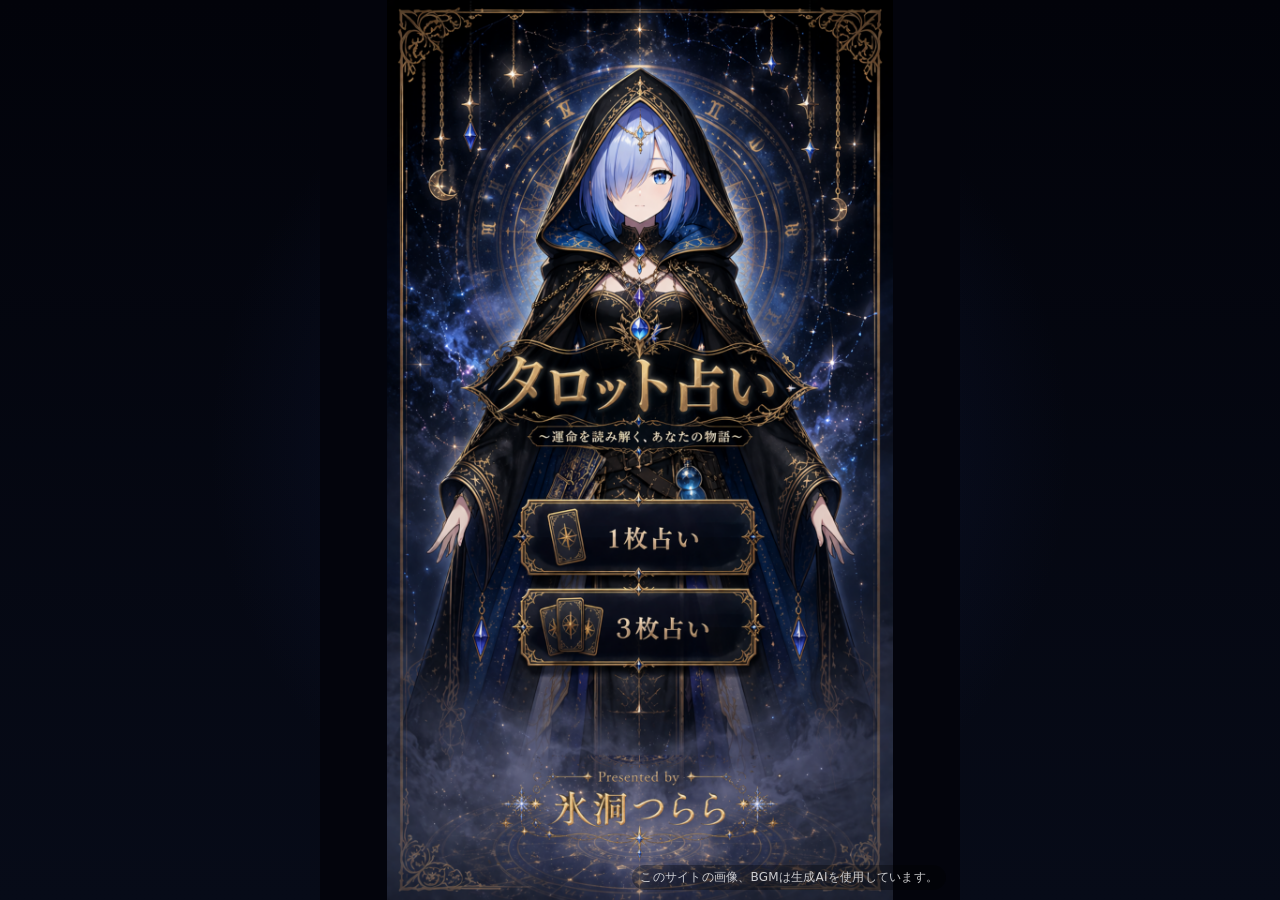
<file: index.html>
<!DOCTYPE html>
<html lang="ja">
<head>
  <meta charset="UTF-8" />
  <meta name="viewport" content="width=device-width, initial-scale=1.0" />
  <title>タロット占い</title>
  <link rel="stylesheet" href="./style.css" />
</head>
<body>
  <main class="app">
    <section class="screen title-screen">
      <img
        id="titleImage"
        src="./assets/ui/title.png"
        alt="タロット占い"
        class="title-image"
      />

      <button
        id="oneCardButton"
        class="hotspot hotspot-one"
        type="button"
        aria-label="1枚占いを始める"
      >
        1枚占い
      </button>

      <button
        id="threeCardButton"
        class="hotspot hotspot-three"
        type="button"
        aria-label="3枚占いを始める"
      >
        3枚占い
      </button>

      <div class="ai-usage-note">
        このサイトの画像、BGMは生成AIを使用しています。
      </div>
    </section>
  </main>

  <script>
    const titleImage = document.getElementById("titleImage");
    const oneCardButton = document.getElementById("oneCardButton");
    const threeCardButton = document.getElementById("threeCardButton");

    const titleBgm = new Audio("./assets/audio/title_bgm.mp3");
    titleBgm.loop = true;
    titleBgm.volume = 0.35;

    const transitionSound = new Audio("./assets/audio/button_click.mp3");
    transitionSound.volume = 0.8;

    let isMoving = false;

    function startTitleBgm() {
      titleBgm.play().catch(() => {});
    }

    function playTransitionSound() {
      transitionSound.currentTime = 0;
      transitionSound.play().catch(() => {});
    }

    function glowAndMove(url) {
      if (isMoving) return;
      isMoving = true;

      startTitleBgm();
      playTransitionSound();

      sessionStorage.setItem("startMysticBgm", "true");

      titleImage.src = "./assets/ui/title_glow.png";
      document.body.classList.add("is-transitioning");

      setTimeout(() => {
        window.location.href = url;
      }, 2500);
    }

    oneCardButton.addEventListener("click", () => {
      glowAndMove("./one.html");
    });

    threeCardButton.addEventListener("click", () => {
      if (isMoving) return;
      isMoving = true;

      startTitleBgm();
      playTransitionSound();

      titleImage.src = "./assets/ui/title_glow.png";
      document.body.classList.add("is-transitioning");

      setTimeout(() => {
        sessionStorage.setItem("startMysticBgm", "true");
        window.location.href = "./three.html";
      }, 2500);
    });

    document.addEventListener("click", startTitleBgm, { once: true });
  </script>
</body>
</html>
</file>
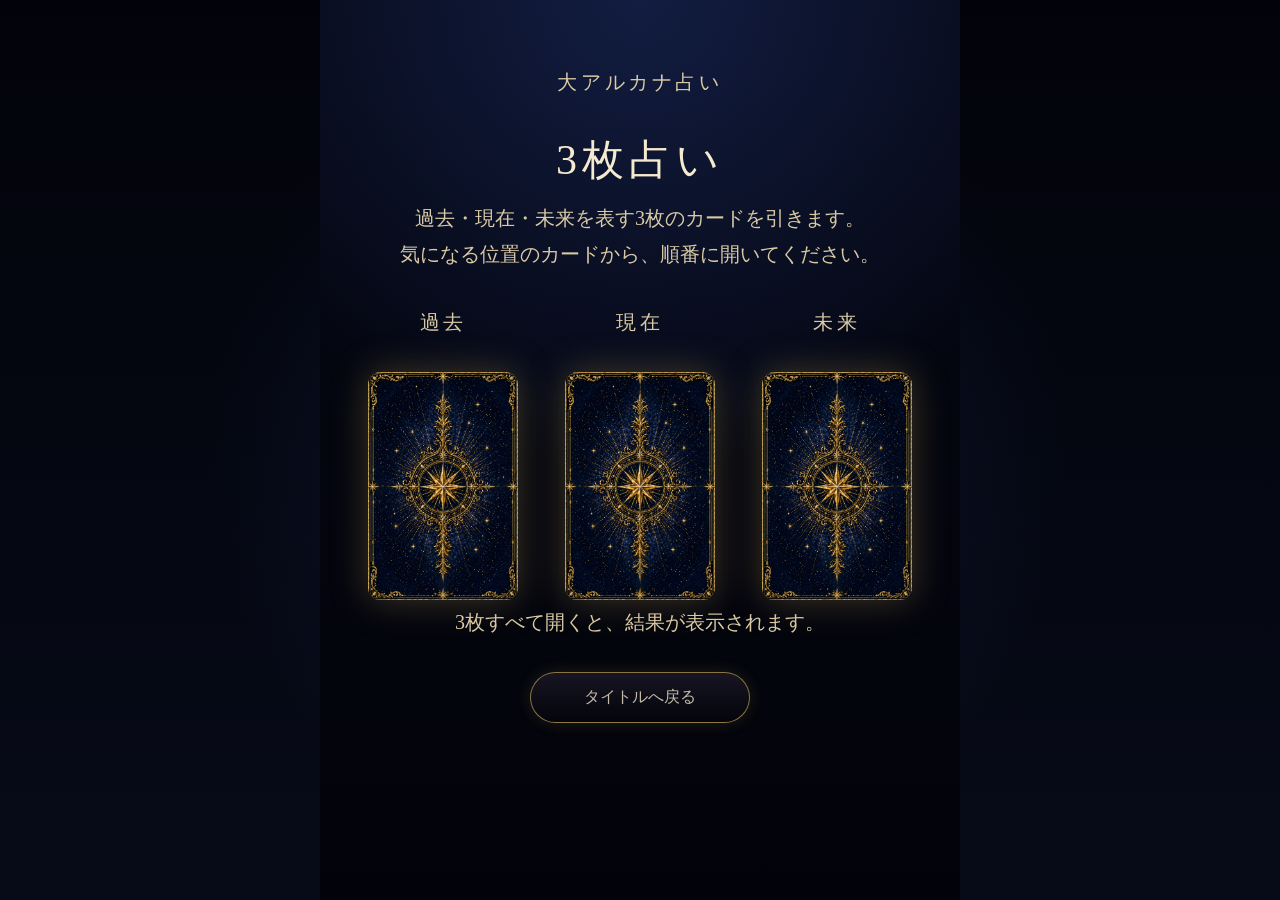
<file: three.html>
<!DOCTYPE html>
<html lang="ja">
<head>
  <meta charset="UTF-8" />
  <meta name="viewport" content="width=device-width, initial-scale=1.0" />
  <title>3枚占い | タロット占い</title>
  <link rel="stylesheet" href="./style.css" />
  <style>
    .three-result-summary {
      position: relative;
      margin: 18px auto 30px;
      padding: 22px 16px 20px;
      max-width: 760px;
      border: 1px solid rgba(214, 176, 93, 0.42);
      border-radius: 26px;
      background:
        radial-gradient(circle at 50% 0%, rgba(255, 232, 156, 0.22), transparent 38%),
        linear-gradient(180deg, rgba(25, 20, 42, 0.9), rgba(7, 8, 22, 0.88));
      box-shadow:
        0 0 34px rgba(214, 176, 93, 0.18),
        inset 0 0 24px rgba(255, 255, 255, 0.045);
      overflow: hidden;
    }

    .three-result-summary::before,
    .three-result-summary::after {
      content: "✦";
      position: absolute;
      color: rgba(255, 235, 170, 0.28);
      font-size: 54px;
      line-height: 1;
      pointer-events: none;
    }

    .three-result-summary::before {
      top: 12px;
      left: 18px;
    }

    .three-result-summary::after {
      right: 18px;
      bottom: 10px;
      transform: rotate(180deg);
    }

    .three-score-box {
      position: relative;
      z-index: 1;
      margin: 0 auto 18px;
      padding: 18px 20px;
      max-width: 460px;
      border: 1px solid rgba(214, 176, 93, 0.82);
      border-radius: 22px;
      background:
        radial-gradient(circle at center top, rgba(255, 239, 178, 0.16), transparent 54%),
        rgba(20, 14, 32, 0.78);
      box-shadow:
        0 0 24px rgba(214, 176, 93, 0.24),
        inset 0 0 16px rgba(255, 255, 255, 0.04);
      text-align: center;
    }

    .three-score-label {
      margin: 0 0 8px;
      color: #d9b96f;
      font-size: 0.98rem;
      letter-spacing: 0.16em;
    }

    .three-score-value {
      margin: 0;
      color: #fff4c8;
      font-size: clamp(3.4rem, 13vw, 5.5rem);
      font-weight: 700;
      line-height: 0.98;
      text-shadow: 0 0 18px rgba(255, 224, 140, 0.34);
    }

    .three-score-unit {
      font-size: clamp(1.25rem, 5vw, 2rem);
      margin-left: 4px;
    }

    .three-overall-comment-box {
      position: relative;
      z-index: 1;
      margin: 0 auto;
      padding: 18px 20px 20px;
      max-width: 680px;
      border: 1px solid rgba(214, 176, 93, 0.58);
      border-radius: 20px;
      background: rgba(255, 255, 255, 0.06);
      box-shadow: 0 0 18px rgba(214, 176, 93, 0.13);
      color: #fff4c8;
      line-height: 1.9;
      text-align: left;
    }

    .three-overall-comment-title {
      margin: 0 0 10px;
      color: #d9b96f;
      font-size: 0.95rem;
      letter-spacing: 0.12em;
      text-align: center;
    }

    .three-overall-comment-text {
      margin: 0;
      font-size: clamp(0.98rem, 3.8vw, 1.08rem);
    }

    .result-fade-in {
      opacity: 0;
      transform: translateY(14px);
      animation: resultFadeIn 0.7s ease forwards;
    }

    @keyframes resultFadeIn {
      to {
        opacity: 1;
        transform: translateY(0);
      }
    }

    .share-result-card {
      position: relative;
      margin: 18px auto 26px;
      padding: 22px 18px 20px;
      width: min(100%, 760px);
      border: 1px solid rgba(214, 176, 93, 0.62);
      border-radius: 28px;
      background:
        radial-gradient(circle at 50% 0%, rgba(255, 232, 156, 0.24), transparent 36%),
        radial-gradient(circle at 12% 18%, rgba(92, 132, 220, 0.18), transparent 34%),
        linear-gradient(180deg, rgba(23, 18, 43, 0.96), rgba(5, 6, 18, 0.94));
      box-shadow:
        0 0 34px rgba(214, 176, 93, 0.2),
        inset 0 0 24px rgba(255, 255, 255, 0.045);
      overflow: hidden;
      text-align: center;
    }

    .share-result-card::before,
    .share-result-card::after {
      content: "✦";
      position: absolute;
      color: rgba(255, 235, 170, 0.22);
      font-size: 56px;
      line-height: 1;
      pointer-events: none;
    }

    .share-result-card::before {
      top: 14px;
      left: 18px;
    }

    .share-result-card::after {
      right: 18px;
      bottom: 14px;
      transform: rotate(180deg);
    }

    .share-card-brand,
    .share-card-score,
    .share-card-mini-list,
    .share-card-comment {
      position: relative;
      z-index: 1;
    }

    .share-card-brand {
      margin: 0 0 14px;
      color: #d9b96f;
      font-size: clamp(0.98rem, 3.8vw, 1.15rem);
      letter-spacing: 0.12em;
    }

    .share-card-score {
      display: inline-flex;
      align-items: flex-end;
      justify-content: center;
      gap: 8px;
      margin: 0 auto 18px;
      padding: 12px 24px 14px;
      min-width: 180px;
      border: 1px solid rgba(214, 176, 93, 0.78);
      border-radius: 999px;
      background: rgba(20, 14, 32, 0.72);
      box-shadow: 0 0 22px rgba(214, 176, 93, 0.22);
    }

    .share-card-score-label {
      color: #d9b96f;
      font-size: 0.9rem;
      letter-spacing: 0.08em;
      padding-bottom: 0.42em;
    }

    .share-card-score-value {
      color: #fff4c8;
      font-size: clamp(3.2rem, 12vw, 5rem);
      font-weight: 700;
      line-height: 0.9;
      text-shadow: 0 0 18px rgba(255, 224, 140, 0.34);
    }

    .share-card-score-unit {
      color: #fff4c8;
      font-size: clamp(1.1rem, 4vw, 1.55rem);
      padding-bottom: 0.32em;
    }

    .share-card-mini-list {
      display: grid;
      grid-template-columns: repeat(3, minmax(0, 1fr));
      gap: 10px;
      margin: 0 auto 18px;
      max-width: 560px;
    }

    .share-card-mini-item {
      padding: 10px 8px 12px;
      border: 1px solid rgba(214, 176, 93, 0.34);
      border-radius: 16px;
      background: rgba(255, 255, 255, 0.055);
      box-shadow: inset 0 0 14px rgba(255, 255, 255, 0.03);
      min-width: 0;
    }

    .share-card-mini-position {
      margin: 0 0 7px;
      color: #d9c17d;
      font-size: clamp(0.78rem, 3.2vw, 0.92rem);
      letter-spacing: 0.12em;
    }

    .share-card-mini-image {
      display: block;
      width: min(100%, 86px);
      margin: 0 auto 8px;
      border-radius: 8px;
      filter: drop-shadow(0 0 12px rgba(214, 179, 89, 0.22));
    }

    .share-card-mini-name {
      margin: 0;
      color: #f8efd4;
      font-size: clamp(0.72rem, 2.8vw, 0.9rem);
      line-height: 1.35;
      word-break: keep-all;
    }

    .share-card-mini-orientation {
      margin: 4px 0 0;
      color: rgba(248, 239, 212, 0.78);
      font-size: 0.76rem;
    }

    .share-card-comment {
      margin: 0 auto;
      max-width: 620px;
      padding: 14px 16px;
      border: 1px solid rgba(214, 176, 93, 0.42);
      border-radius: 18px;
      background: rgba(255, 255, 255, 0.06);
      color: #fff4c8;
      font-size: clamp(0.95rem, 3.7vw, 1.06rem);
      line-height: 1.75;
      text-align: left;
    }

    .detail-result-title {
      margin: 28px 0 0;
      color: #d9b96f;
      font-size: 0.95rem;
      letter-spacing: 0.16em;
      text-align: center;
    }

    @media (max-width: 520px) {
      .share-result-card {
        padding: 20px 12px 18px;
        border-radius: 24px;
      }

      .share-card-mini-list {
        gap: 7px;
      }

      .share-card-mini-item {
        padding: 8px 5px 10px;
        border-radius: 14px;
      }

      .share-card-mini-image {
        width: min(100%, 68px);
      }
    }

  </style>
</head>
<body>
  <main class="app">
    <section id="threeDrawScreen" class="screen draw-screen three-draw-screen">
      <div class="one-page-header">
        <p class="small-title">大アルカナ占い</p>
        <h1>3枚占い</h1>
        <p>
          過去・現在・未来を表す3枚のカードを引きます。<br />
          気になる位置のカードから、順番に開いてください。
        </p>
      </div>

      <div class="three-card-board">
        <div class="three-card-slot">
          <p class="three-position-label">過去</p>
          <div class="three-card-button" role="button" tabindex="0" data-position="past" aria-label="過去のカードを引く">
            <div class="three-flip-card">
              <div class="three-flip-card-inner">
                <div class="three-flip-card-face three-flip-card-front">
                  <img src="./assets/cards/card_back.png" alt="カード裏面" />
                </div>
                <div class="three-flip-card-face three-flip-card-back">
                  <img src="./assets/cards/card_back.png" alt="" class="three-open-card-image" />
                </div>
              </div>
            </div>
          </div>
        </div>

        <div class="three-card-slot">
          <p class="three-position-label">現在</p>
          <div class="three-card-button" role="button" tabindex="0" data-position="present" aria-label="現在のカードを引く">
            <div class="three-flip-card">
              <div class="three-flip-card-inner">
                <div class="three-flip-card-face three-flip-card-front">
                  <img src="./assets/cards/card_back.png" alt="カード裏面" />
                </div>
                <div class="three-flip-card-face three-flip-card-back">
                  <img src="./assets/cards/card_back.png" alt="" class="three-open-card-image" />
                </div>
              </div>
            </div>
          </div>
        </div>

        <div class="three-card-slot">
          <p class="three-position-label">未来</p>
          <div class="three-card-button" role="button" tabindex="0" data-position="future" aria-label="未来のカードを引く">
            <div class="three-flip-card">
              <div class="three-flip-card-inner">
                <div class="three-flip-card-face three-flip-card-front">
                  <img src="./assets/cards/card_back.png" alt="カード裏面" />
                </div>
                <div class="three-flip-card-face three-flip-card-back">
                  <img src="./assets/cards/card_back.png" alt="" class="three-open-card-image" />
                </div>
              </div>
            </div>
          </div>
        </div>
      </div>

      <p id="threeDrawHint" class="three-draw-hint">3枚すべて開くと、結果が表示されます。</p>

      <button id="threeBackToTitleButton" class="sub-button" type="button">
        タイトルへ戻る
      </button>
    </section>

    <section id="threeResultScreen" class="screen result-screen three-result-screen hidden">
      <p class="result-label">3枚占いの結果</p>

      <div id="threeResultList" class="three-result-list"></div>
      <div id="toastMessage" class="toast-message" aria-live="polite"></div>

      <button id="threeAgainButton" class="main-button" type="button">
        もう一度占う
      </button>

      <button id="threeResultBackButton" class="sub-button" type="button">
        タイトルへ戻る
      </button>
    </section>
  </main>

  <script>
    let cards = [];
    let cardsLoaded = false;
    let availableDeck = [];
    const drawn = {
      past: null,
      present: null,
      future: null
    };

    const mysticBgm = new Audio("./assets/audio/mystic_bgm.mp3");
    mysticBgm.loop = true;
    mysticBgm.volume = 0.35;

    const cardFlipSound = new Audio("./assets/audio/card_flip.mp3");
    cardFlipSound.volume = 0.85;

    const threeDrawScreen = document.getElementById("threeDrawScreen");
    const threeResultScreen = document.getElementById("threeResultScreen");
    const threeResultList = document.getElementById("threeResultList");

    const threeCardButtons = Array.from(document.querySelectorAll(".three-card-button"));
    const threeBackToTitleButton = document.getElementById("threeBackToTitleButton");
    const threeAgainButton = document.getElementById("threeAgainButton");
    const threeSaveImageButton = document.getElementById("threeSaveImageButton");
    const threeCopyImageButton = document.getElementById("threeCopyImageButton");
    const toastMessage = document.getElementById("toastMessage");
    const threeResultBackButton = document.getElementById("threeResultBackButton");

    const positionMeta = {
      past: {
        label: "過去",
        icon: "./assets/icons/icon_past.png"
      },
      present: {
        label: "現在",
        icon: "./assets/icons/icon_present.png"
      },
      future: {
        label: "未来",
        icon: "./assets/icons/icon_future.png"
      }
    };

    const scoreTable = {
      0: { up: [70, 76, 82], rev: [45, 42, 58] },
      1: { up: [75, 84, 88], rev: [48, 44, 66] },
      2: { up: [68, 72, 78], rev: [46, 43, 62] },
      3: { up: [82, 88, 90], rev: [50, 47, 68] },
      4: { up: [74, 78, 84], rev: [45, 42, 63] },
      5: { up: [72, 76, 80], rev: [48, 45, 64] },
      6: { up: [76, 82, 86], rev: [44, 42, 66] },
      7: { up: [76, 84, 88], rev: [43, 40, 62] },
      8: { up: [74, 78, 84], rev: [46, 44, 66] },
      9: { up: [66, 68, 75], rev: [42, 39, 60] },
      10: { up: [72, 80, 82], rev: [44, 42, 64] },
      11: { up: [70, 72, 78], rev: [43, 40, 62] },
      12: { up: [55, 52, 68], rev: [38, 36, 58] },
      13: { up: [52, 50, 72], rev: [36, 34, 62] },
      14: { up: [78, 84, 86], rev: [44, 42, 66] },
      15: { up: [38, 35, 56], rev: [30, 28, 54] },
      16: { up: [32, 28, 50], rev: [34, 32, 48] },
      17: { up: [76, 82, 88], rev: [44, 42, 66] },
      18: { up: [42, 38, 58], rev: [34, 32, 56] },
      19: { up: [88, 94, 96], rev: [50, 48, 70] },
      20: { up: [72, 80, 86], rev: [44, 42, 64] },
      21: { up: [86, 90, 94], rev: [46, 44, 72] }
    };

    const flowTable = {
      0: { up: "growth", rev: "warning" },
      1: { up: "growth", rev: "blocked" },
      2: { up: "stable", rev: "confusion" },
      3: { up: "positive", rev: "blocked" },
      4: { up: "stable", rev: "warning" },
      5: { up: "stable", rev: "confusion" },
      6: { up: "growth", rev: "confusion" },
      7: { up: "growth", rev: "blocked" },
      8: { up: "growth", rev: "blocked" },
      9: { up: "stable", rev: "blocked" },
      10: { up: "change", rev: "blocked" },
      11: { up: "stable", rev: "warning" },
      12: { up: "blocked", rev: "blocked" },
      13: { up: "change", rev: "blocked" },
      14: { up: "stable", rev: "blocked" },
      15: { up: "warning", rev: "blocked" },
      16: { up: "change", rev: "blocked" },
      17: { up: "hope", rev: "confusion" },
      18: { up: "confusion", rev: "confusion" },
      19: { up: "positive", rev: "blocked" },
      20: { up: "growth", rev: "blocked" },
      21: { up: "positive", rev: "blocked" }
    };

    const flowComments = {
      positive: "全体的に明るい流れです。これまでの積み重ねが、前向きな結果につながっていきそうです。今の方向性を信じて進んでよさそうです。",
      stable: "大きく崩れる流れではなさそうです。焦って変えようとするより、今あるものを丁寧に整えることで、良い結果につながりそうです。",
      growth: "成長や前進の流れがあります。少し勇気を出して動くことで、状況が広がっていきそうです。小さな一歩を大切にしてみてください。",
      change: "変化の流れが強く出ています。今までのやり方にこだわりすぎず、流れに合わせて選び直すことが大切になりそうです。",
      warning: "少し注意が必要です。焦って決めるより、状況をよく見てから動くほうがよさそうです。無理をしすぎないことがポイントです。",
      confusion: "迷いや不安が出やすい流れです。すぐに答えを出そうとせず、気持ちを整理する時間を持つとよさそうです。",
      blocked: "今は少し停滞しやすい流れです。無理に進めるより、原因を見直すことが大切です。整えることで次の流れが見えてきそうです。",
      hope: "希望のある流れです。すぐに結果が出なくても、前向きな兆しは見えています。あきらめずに続けることで道が開けそうです。"
    };

    const positionScoreIndex = {
      past: 0,
      present: 1,
      future: 2
    };

    function getCardScore(item, position) {
      const cardNumber = Number(item.card.id);
      const data = scoreTable[cardNumber];

      if (!data) return 0;

      const scoreList = item.reversed ? data.rev : data.up;
      return scoreList[positionScoreIndex[position]];
    }

    function getTotalScore() {
      const pastScore = getCardScore(drawn.past, "past");
      const presentScore = getCardScore(drawn.present, "present");
      const futureScore = getCardScore(drawn.future, "future");

      return Math.round(
        pastScore * 0.2 +
        presentScore * 0.4 +
        futureScore * 0.4
      );
    }

    function getFlowType(item) {
      const cardNumber = Number(item.card.id);
      const data = flowTable[cardNumber];

      if (!data) return "stable";

      return item.reversed ? data.rev : data.up;
    }

    function getOverallComment() {
      const futureFlow = getFlowType(drawn.future);
      return flowComments[futureFlow] || flowComments.stable;
    }

    function startMysticBgm() {
      mysticBgm.play().catch(() => {});
    }

    function playCardFlipSound() {
      cardFlipSound.currentTime = 0;
      cardFlipSound.play().catch(() => {});
    }

    window.addEventListener("DOMContentLoaded", () => {
      const shouldStartBgm = sessionStorage.getItem("startMysticBgm");

      if (shouldStartBgm === "true") {
        sessionStorage.removeItem("startMysticBgm");
        mysticBgm.play().catch(() => {});
      }
    });

    document.addEventListener("click", startMysticBgm, { once: true });

    async function loadCards() {
      try {
        const response = await fetch("./cards.json");

        if (!response.ok) {
          throw new Error("cards.json を読み込めませんでした。");
        }

        cards = await response.json();
        cardsLoaded = true;
        resetDeck();
      } catch (error) {
        console.error(error);
        alert("カードデータの読み込みに失敗しました。cards.json の配置を確認してください。");
      }
    }

    function resetDeck() {
      availableDeck = [...cards];
    }

    function drawCardFromDeck() {
      const index = Math.floor(Math.random() * availableDeck.length);
      const card = availableDeck.splice(index, 1)[0];
      const reversed = Math.random() < 0.5;

      return {
        card,
        reversed
      };
    }

    function openThreeCard(button) {
      if (!cardsLoaded || !availableDeck.length) {
        alert("カードデータを読み込み中です。少し待ってからもう一度押してください。");
        return;
      }

      const position = button.dataset.position;

      if (drawn[position]) return;

      startMysticBgm();
      button.classList.add("is-shuffling");

      setTimeout(() => {
        const result = drawCardFromDeck();
        drawn[position] = result;

        const cardImage = button.querySelector(".three-open-card-image");
        const flipCard = button.querySelector(".three-flip-card");

        const imagePath = `./assets/cards/${result.card.image}`;

        cardImage.src = imagePath;
        cardImage.alt = `${positionMeta[position].label} ${result.card.name_ja} / ${result.card.name_en}`;
        cardImage.classList.toggle("is-reversed-image", result.reversed);

        button.classList.remove("is-shuffling");
        playCardFlipSound();
        flipCard.classList.add("is-flipped");
        button.classList.add("is-opened");

        if (drawn.past && drawn.present && drawn.future) {
          setTimeout(() => {
            showThreeResult();
          }, 1200);
        }
      }, 850);
    }

    function showThreeResult() {
      renderThreeResult();

      threeDrawScreen.classList.add("hidden");
      threeResultScreen.classList.remove("hidden");
      window.scrollTo({ top: 0, behavior: "smooth" });
    }

    function renderThreeResult() {
      const order = ["past", "present", "future"];
      const totalScore = getTotalScore();
      const overallComment = getOverallComment();

      const shareCardItemsHtml = order.map((position) => {
        const item = drawn[position];
        const card = item.card;
        const orientationLabel = item.reversed ? "逆位置" : "正位置";
        const imageClass = item.reversed ? "share-card-mini-image is-reversed-image" : "share-card-mini-image";

        return `
          <div class="share-card-mini-item">
            <p class="share-card-mini-position">${positionMeta[position].label}</p>
            <img src="./assets/cards/${card.image}" alt="${card.name_ja} / ${card.name_en}" class="${imageClass}" />
            <p class="share-card-mini-name">${card.name_en}</p>
            <p class="share-card-mini-orientation">${orientationLabel}</p>
          </div>
        `;
      }).join("");

      const scoreHtml = `
        <div id="threeShareResultCard" class="share-result-card result-fade-in" style="animation-delay: 0.05s;">
          <div class="share-card-score" aria-label="総合運 ${totalScore}点">
            <span class="share-card-score-label">総合運</span>
            <span class="share-card-score-value">${totalScore}</span>
            <span class="share-card-score-unit">点</span>
          </div>
          <div class="share-card-mini-list">
            ${shareCardItemsHtml}
          </div>
          <p class="share-card-comment">${escapeHtml(overallComment)}</p>
        </div>
        <div class="result-action-buttons share-tools-inline result-fade-in" style="animation-delay: 0.12s;">
          <button id="threeSaveImageButton" class="result-action-button" type="button" onclick="saveThreeResultImage()">
            画像として保存
          </button>
          <button id="threeCopyImageButton" class="result-action-button" type="button" onclick="copyThreeResultImage()">
            画像をコピー
          </button>
          <button class="share-button" type="button" onclick="shareThreeCardsToX()">Xに投稿</button>
        </div>
        <p class="share-help-text result-fade-in" style="animation-delay: 0.13s;">画像付きで投稿したい場合は、先に画像を保存またはコピーしてからXに添付してください。</p>
        <p class="detail-result-title result-fade-in" style="animation-delay: 0.14s;">カード別メッセージ</p>
      `;

      const cardHtml = order.map((position, index) => {
        const item = drawn[position];
        const card = item.card;
        const orientationKey = item.reversed ? "reversed" : "upright";
        const orientationLabel = item.reversed ? "逆位置" : "正位置";
        const keywords = item.reversed && card.keywords_reversed
          ? card.keywords_reversed
          : card.keywords;
        const message = card.three_card?.[position]?.[orientationKey] || card.messages?.general || card.message_daily;
        const imageClass = item.reversed ? "three-result-card-image is-reversed-image" : "three-result-card-image";

        return `
          <section class="three-result-card result-fade-in" style="animation-delay: ${0.18 + index * 0.12}s;">
            <div class="three-result-heading">
              <img src="${positionMeta[position].icon}" alt="" class="three-position-icon" />
              <div>
                <p class="three-result-position">${positionMeta[position].label}</p>
                <p class="three-result-orientation">${orientationLabel}</p>
              </div>
            </div>

            <div class="three-result-body">
              <img
                src="./assets/cards/${card.image}"
                alt="${card.name_ja} / ${card.name_en}"
                class="${imageClass}"
              />

              <div class="three-result-text">
                <p class="result-card-number three-number">${card.number}</p>
                <h2 class="result-card-title three-title">${card.name_en} / ${card.name_ja}</h2>
                <p class="keywords">${keywords.join("・")}</p>
                <p class="three-message">${escapeHtml(message).replace(/\n/g, "<br>")}</p>
              </div>
            </div>
          </section>
        `;
      }).join("");

      threeResultList.innerHTML = scoreHtml + cardHtml;
    }

    function getShareUrl() {
      return window.location.origin + window.location.pathname.replace(/\/[^/]*$/, "/");
    }


    function showToast(message) {
      if (!toastMessage) {
        alert(message);
        return;
      }
      toastMessage.textContent = message;
      toastMessage.classList.add("is-visible");
      clearTimeout(showToast.timer);
      showToast.timer = setTimeout(() => {
        toastMessage.classList.remove("is-visible");
      }, 1800);
    }

    function loadImageForCanvas(src) {
      return new Promise((resolve, reject) => {
        const img = new Image();
        img.crossOrigin = "anonymous";
        img.onload = () => resolve(img);
        img.onerror = reject;
        img.src = src;
      });
    }

    function drawRoundRect(ctx, x, y, w, h, r) {
      const radius = Math.min(r, w / 2, h / 2);
      ctx.beginPath();
      ctx.moveTo(x + radius, y);
      ctx.lineTo(x + w - radius, y);
      ctx.quadraticCurveTo(x + w, y, x + w, y + radius);
      ctx.lineTo(x + w, y + h - radius);
      ctx.quadraticCurveTo(x + w, y + h, x + w - radius, y + h);
      ctx.lineTo(x + radius, y + h);
      ctx.quadraticCurveTo(x, y + h, x, y + h - radius);
      ctx.lineTo(x, y + radius);
      ctx.quadraticCurveTo(x, y, x + radius, y);
      ctx.closePath();
    }

    const canvasFontFamily = '"Noto Serif JP", "Yu Mincho", "Hiragino Mincho ProN", "Times New Roman", serif';

    function setCanvasFont(ctx, size, weight = "400") {
      ctx.font = `${weight} ${size}px ${canvasFontFamily}`;
    }

    function fitCanvasFont(ctx, text, maxWidth, startSize, minSize = 18, weight = "400") {
      let size = startSize;
      const safeText = String(text || "");
      while (size > minSize) {
        setCanvasFont(ctx, size, weight);
        if (ctx.measureText(safeText).width <= maxWidth) break;
        size -= 2;
      }
      return size;
    }

    function fillTextFit(ctx, text, x, y, maxWidth, startSize, minSize = 18, weight = "400") {
      fitCanvasFont(ctx, text, maxWidth, startSize, minSize, weight);
      ctx.fillText(String(text || ""), x, y);
    }

    function wrapCanvasText(ctx, text, x, y, maxWidth, lineHeight, maxLines = 3) {
      const chars = String(text || "").split("");
      const lines = [];
      let line = "";
      for (const ch of chars) {
        const test = line + ch;
        if (ctx.measureText(test).width > maxWidth && line) {
          lines.push(line);
          line = ch;
          if (lines.length >= maxLines - 1) break;
        } else {
          line = test;
        }
      }
      if (line) lines.push(line);
      lines.slice(0, maxLines).forEach((lineText, index) => {
        ctx.fillText(lineText, x, y + index * lineHeight);
      });
    }

    async function drawCardImage(ctx, item, x, y, w, h) {
      const img = await loadImageForCanvas(`./assets/cards/${item.card.image}`);
      ctx.save();
      ctx.shadowColor = "rgba(0, 0, 0, 0.5)";
      ctx.shadowBlur = 15;
      if (item.reversed) {
        ctx.translate(x + w / 2, y + h / 2);
        ctx.rotate(Math.PI);
        ctx.drawImage(img, -w / 2, -h / 2, w, h);
      } else {
        ctx.drawImage(img, x, y, w, h);
      }
      ctx.restore();
    }

    async function renderResultCardToCanvas() {
      if (!drawn.past || !drawn.present || !drawn.future) {
        throw new Error("占い結果がありません。");
      }

      if (document.fonts && document.fonts.ready) {
        await document.fonts.ready;
      }

      const canvas = document.createElement("canvas");
      canvas.width = 1080;
      canvas.height = 960;
      const ctx = canvas.getContext("2d");

      const bg = ctx.createLinearGradient(0, 0, canvas.width, canvas.height);
      bg.addColorStop(0, "#202044");
      bg.addColorStop(0.55, "#111225");
      bg.addColorStop(1, "#090b18");
      ctx.fillStyle = bg;
      ctx.fillRect(0, 0, canvas.width, canvas.height);

      drawRoundRect(ctx, 28, 28, canvas.width - 56, canvas.height - 56, 52);
      ctx.strokeStyle = "#b99945";
      ctx.lineWidth = 3;
      ctx.stroke();

      ctx.textAlign = "center";

      drawRoundRect(ctx, 345, 78, 390, 150, 70);
      ctx.fillStyle = "rgba(8, 10, 24, 0.58)";
      ctx.fill();
      ctx.strokeStyle = "#b99945";
      ctx.lineWidth = 2;
      ctx.stroke();

      ctx.fillStyle = "#d9bf70";
      setCanvasFont(ctx, 27);
      ctx.textAlign = "left";
      ctx.fillText("総合運", 405, 166);
      ctx.fillStyle = "#fff8d8";
      setCanvasFont(ctx, 78, "700");
      ctx.textAlign = "center";
      ctx.fillText(String(getTotalScore()), 540, 168);
      setCanvasFont(ctx, 32);
      ctx.fillText("点", 665, 168);

      const order = ["past", "present", "future"];
      const xs = [116, 407, 698];
      const y = 300;
      const cardW = 160;
      const cardH = 240;
      ctx.textAlign = "center";

      for (let i = 0; i < order.length; i++) {
        const position = order[i];
        const item = drawn[position];
        const boxX = xs[i] - 52;
        drawRoundRect(ctx, boxX, 255, 264, 360, 30);
        ctx.fillStyle = "rgba(255, 255, 255, 0.055)";
        ctx.fill();
        ctx.strokeStyle = "rgba(185, 153, 69, 0.62)";
        ctx.lineWidth = 2;
        ctx.stroke();

        ctx.fillStyle = "#d9bf70";
        setCanvasFont(ctx, 27);
        ctx.fillText(positionMeta[position].label, xs[i] + cardW / 2, 297);
        await drawCardImage(ctx, item, xs[i], y + 25, cardW, cardH);
        ctx.fillStyle = "#fff8d8";
        fillTextFit(ctx, item.card.name_en, xs[i] + cardW / 2, y + 300, 245, 24, 16);
        ctx.fillStyle = "#d8d1bd";
        setCanvasFont(ctx, 21);
        ctx.fillText(item.reversed ? "逆位置" : "正位置", xs[i] + cardW / 2, y + 340);
      }

      drawRoundRect(ctx, 70, 665, 940, 140, 30);
      ctx.fillStyle = "rgba(8, 10, 24, 0.58)";
      ctx.fill();
      ctx.strokeStyle = "rgba(185, 153, 69, 0.9)";
      ctx.lineWidth = 2;
      ctx.stroke();

      ctx.fillStyle = "#fff8d8";
      setCanvasFont(ctx, 28);
      ctx.textAlign = "left";
      wrapCanvasText(ctx, getOverallComment(), 105, 720, 870, 44, 3);

      return canvas;
    }

    async function saveThreeResultImage() {
      try {
        const canvas = await renderResultCardToCanvas();
        const link = document.createElement("a");
        link.download = "tsurara-tarot-three-result.png";
        link.href = canvas.toDataURL("image/png");
        link.click();
        showToast("画像を保存しました");
      } catch (error) {
        console.error(error);
        showToast("画像保存に失敗しました");
      }
    }

    async function copyThreeResultImage() {
      try {
        if (!navigator.clipboard || typeof ClipboardItem === "undefined") {
          showToast("このブラウザは画像コピーに対応していません");
          return;
        }

        const canvas = await renderResultCardToCanvas();
        canvas.toBlob(async (blob) => {
          if (!blob) {
            showToast("画像コピーに失敗しました");
            return;
          }
          await navigator.clipboard.write([
            new ClipboardItem({ "image/png": blob })
          ]);
          showToast("画像をコピーしました");
        }, "image/png");
      } catch (error) {
        console.error(error);
        showToast("画像コピーに失敗しました");
      }
    }

    function getThreeResultShareText() {
      if (!drawn.past || !drawn.present || !drawn.future) return "";

      const order = ["past", "present", "future"];
      const resultLines = order.map((position) => {
        const item = drawn[position];
        const card = item.card;
        const orientationLabel = item.reversed ? "逆位置" : "正位置";
        return `${positionMeta[position].label}：${card.name_en}（${orientationLabel}）`;
      });

      return [
        `総合運：${getTotalScore()}点`,
        ...resultLines,
        "",
        "占ってみる？",
        "氷洞つららのタロット占い",
        getShareUrl()
      ].join("\n");
    }

    async function copyThreeResultText() {
      const text = getThreeResultShareText();
      if (!text) return;

      try {
        await navigator.clipboard.writeText(text);
        showToast("テキストをコピーしました");
      } catch (error) {
        console.error(error);
        showToast("コピーに失敗しました");
      }
    }

    function estimateTweetLength(text, hasUrl = true) {
      const textLength = Array.from(text).reduce((sum, char) => {
        return sum + (char.charCodeAt(0) <= 0x7f ? 1 : 2);
      }, 0);
      return textLength + (hasUrl ? 23 : 0);
    }

    function appendHashtagsIfPossible(text) {
      const hashtags = "\n#占い #タロットカード";
      const withHashtags = text + hashtags;
      return estimateTweetLength(withHashtags, true) <= 280 ? withHashtags : text;
    }

    function shareThreeCardsToX() {
      if (!drawn.past || !drawn.present || !drawn.future) return;

      const order = ["past", "present", "future"];
      const resultLines = order.map((position) => {
        const item = drawn[position];
        const card = item.card;
        const orientationLabel = item.reversed ? "逆" : "正";
        return `${positionMeta[position].label} ${card.name_en}（${orientationLabel}）`;
      });

      const totalScore = getTotalScore();

      const baseText = [
        `総合運：${totalScore}点`,
        ...resultLines,
        "",
        "占ってみる？",
        "氷洞つららのタロット占い"
      ].join("\n");
      const text = appendHashtagsIfPossible(baseText);

      const shareUrl = new URL("https://twitter.com/intent/tweet");
      shareUrl.searchParams.set("text", text);
      shareUrl.searchParams.set("url", getShareUrl());

      window.open(shareUrl.toString(), "_blank", "noopener,noreferrer");
    }

    function resetThreeReading() {
      drawn.past = null;
      drawn.present = null;
      drawn.future = null;
      resetDeck();

      threeResultList.innerHTML = "";
      threeResultScreen.classList.add("hidden");
      threeDrawScreen.classList.remove("hidden");

      threeCardButtons.forEach((button) => {
        button.classList.remove("is-opened");
        button.classList.remove("is-shuffling");

        const flipCard = button.querySelector(".three-flip-card");
        const cardImage = button.querySelector(".three-open-card-image");

        flipCard.classList.remove("is-flipped");
        cardImage.src = "./assets/cards/card_back.png";
        cardImage.alt = "";
        cardImage.classList.remove("is-reversed-image");
      });

      window.scrollTo({ top: 0, behavior: "smooth" });
    }

    function escapeHtml(text) {
      return String(text)
        .replaceAll("&", "&amp;")
        .replaceAll("<", "&lt;")
        .replaceAll(">", "&gt;")
        .replaceAll('"', "&quot;")
        .replaceAll("'", "&#039;");
    }

    threeCardButtons.forEach((button) => {
      button.addEventListener("click", () => {
        openThreeCard(button);
      });

      button.addEventListener("keydown", (event) => {
        if (event.key === "Enter" || event.key === " ") {
          event.preventDefault();
          openThreeCard(button);
        }
      });
    });

    if (threeSaveImageButton) {
      threeSaveImageButton.addEventListener("click", () => {
        saveThreeResultImage();
      });
    }

    if (threeCopyImageButton) {
      threeCopyImageButton.addEventListener("click", () => {
        copyThreeResultImage();
      });
    }

    threeAgainButton.addEventListener("click", () => {
      resetThreeReading();
    });

    threeBackToTitleButton.addEventListener("click", () => {
      window.location.href = "./index.html";
    });

    threeResultBackButton.addEventListener("click", () => {
      window.location.href = "./index.html";
    });

    loadCards();
  </script>
</body>
</html>
</file>
<file: style.css>
* {
  box-sizing: border-box;
}

html,
body {
  margin: 0;
  width: 100%;
  min-height: 100%;
  background: #03040c;
  color: #f5ead0;
  font-family: "Hiragino Mincho ProN", "Yu Mincho", "YuMincho", serif;
}

body {
  overflow-x: hidden;
}

button {
  font: inherit;
}

.app {
  width: 100%;
  min-height: 100svh;
  display: flex;
  justify-content: center;
  align-items: center;
  background:
    radial-gradient(circle at center, rgba(32, 50, 110, 0.35), transparent 55%),
    linear-gradient(180deg, #02030a, #070b18);
  overflow-x: hidden;
}

.screen {
  width: min(100vw, 1080px);
  min-height: 100svh;
  position: relative;
  overflow: hidden;
}

.hidden {
  display: none;
}

/* =========================
   タイトル画面
========================= */

.title-screen {
  display: flex;
  justify-content: center;
  align-items: center;
  background: #03040c;
}

.title-image {
  width: 100%;
  height: 100svh;
  object-fit: cover;
  display: block;
}

.hotspot {
  position: absolute;
  left: 50%;
  transform: translateX(-50%);
  width: 48%;
  height: 7%;
  border: none;
  background: rgba(255, 255, 255, 0);
  color: transparent;
  cursor: pointer;
  z-index: 10;
}

.hotspot-one {
  top: 56.5%;
}

.hotspot-three {
  top: 67.5%;
}

.ai-usage-note {
  position: absolute;
  right: 14px;
  bottom: calc(10px + env(safe-area-inset-bottom));
  z-index: 12;
  max-width: min(58vw, 420px);
  padding: 4px 8px;
  border-radius: 999px;
  background: rgba(0, 0, 0, 0.32);
  color: rgba(255, 255, 255, 0.78);
  font-family: system-ui, -apple-system, BlinkMacSystemFont, "Hiragino Sans", "Yu Gothic", sans-serif;
  font-size: clamp(9px, 1.4vw, 12px);
  line-height: 1.4;
  letter-spacing: 0.02em;
  text-align: right;
  pointer-events: none;
}

body.is-transitioning::after {
  content: "";
  position: fixed;
  inset: 0;
  pointer-events: none;
  background:
    radial-gradient(circle at center, rgba(255, 245, 190, 0.9), transparent 45%),
    rgba(255, 255, 255, 0.18);
  animation: screenFlash 2.5s ease forwards;
  z-index: 9999;
}

@keyframes screenFlash {
  0% {
    opacity: 0;
  }

  35% {
    opacity: 1;
  }

  100% {
    opacity: 0;
  }
}

/* =========================
   1枚占いページ
========================= */

.draw-screen,
.result-screen {
  padding: 32px 20px;
  text-align: center;
  background:
    radial-gradient(circle at center top, rgba(38, 62, 135, 0.4), transparent 50%),
    linear-gradient(180deg, #050713, #02030a);
}

.one-page-header {
  margin: 32px auto 24px;
  text-align: center;
}

.small-title {
  margin: 0 0 8px;
  color: #d9c17d;
  font-size: clamp(13px, 3vw, 16px);
  letter-spacing: 0.18em;
}

.draw-screen h1 {
  margin: 0 auto 12px;
  font-size: clamp(24px, 6vw, 42px);
  font-weight: 500;
  letter-spacing: 0.12em;
}

.draw-screen p {
  margin: 0 auto 32px;
  color: #d9caa5;
  font-size: clamp(14px, 3.5vw, 20px);
  line-height: 1.8;
}

/* =========================
   カード裏面・めくり演出
========================= */

.card-back-button {
  display: inline-block;
  padding: 0;
  border: none;
  background: transparent;
  cursor: pointer;
  outline: none;
  -webkit-tap-highlight-color: transparent;
  user-select: none;
  filter: drop-shadow(0 0 24px rgba(214, 179, 89, 0.35));
}

.card-back-button:focus-visible {
  outline: 2px solid rgba(215, 181, 94, 0.9);
  outline-offset: 8px;
}

.card-back-button:hover .flip-card {
  transform: translateY(-6px) scale(1.02);
  filter: brightness(1.08);
}

.flip-card-button {
  perspective: 1200px;
}

.flip-card {
  width: min(62vw, 360px);
  aspect-ratio: 933 / 1417;
  margin: 0 auto;
  transition: transform 0.25s ease, filter 0.25s ease;
}

.flip-card-inner {
  position: relative;
  width: 100%;
  height: 100%;
  transform-style: preserve-3d;
  transition: transform 0.85s cubic-bezier(0.22, 0.8, 0.28, 1);
}

.flip-card.is-flipped .flip-card-inner {
  transform: rotateY(180deg);
}

.flip-card-face {
  position: absolute;
  inset: 0;
  backface-visibility: hidden;
  -webkit-backface-visibility: hidden;
  border-radius: 18px;
  overflow: hidden;
  filter: drop-shadow(0 0 24px rgba(214, 179, 89, 0.35));
}

.flip-card-front {
  transform: rotateY(0deg);
}

.flip-card-back {
  transform: rotateY(180deg);
}

.flip-card-face img {
  width: 100%;
  height: 100%;
  object-fit: contain;
  display: block;
}

.flip-card .card-back {
  width: 100%;
  height: 100%;
  max-width: none;
  margin: 0;
}


.card-back-button.is-shuffling .flip-card {
  animation: oneCardShuffle 0.95s ease-in-out;
}

.card-back-button.is-shuffling::after {
  content: "シャッフル中…";
  display: block;
  margin-top: 16px;
  color: #d9c17d;
  font-size: clamp(14px, 3.5vw, 18px);
  letter-spacing: 0.14em;
  text-align: center;
  text-shadow: 0 0 10px rgba(215, 181, 94, 0.45);
}

@keyframes oneCardShuffle {
  0% {
    transform: translateX(0) rotate(0deg) scale(1);
    filter: brightness(1);
  }
  18% {
    transform: translateX(-18px) rotate(-5deg) scale(1.02);
    filter: brightness(1.08);
  }
  36% {
    transform: translateX(20px) rotate(5deg) scale(1.02);
  }
  54% {
    transform: translateX(-14px) rotate(-4deg) scale(1.03);
    filter: brightness(1.16);
  }
  72% {
    transform: translateX(12px) rotate(3deg) scale(1.02);
  }
  100% {
    transform: translateX(0) rotate(0deg) scale(1);
    filter: brightness(1);
  }
}

/* =========================
   ボタン
========================= */

.main-button,
.sub-button {
  display: block;
  margin: 24px auto 0;
  min-width: 220px;
  padding: 14px 24px;
  border: 1px solid rgba(215, 181, 94, 0.8);
  border-radius: 999px;
  background: linear-gradient(180deg, rgba(30, 28, 42, 0.95), rgba(5, 6, 14, 0.95));
  color: #f5ead0;
  box-shadow: 0 0 18px rgba(215, 181, 94, 0.18);
  cursor: pointer;
}

.main-button:hover,
.sub-button:hover {
  filter: brightness(1.12);
}

.sub-button {
  margin-top: 14px;
  opacity: 0.8;
}

/* =========================
   結果画面
========================= */

.result-label {
  margin: 8px auto 16px;
  color: #d9c17d;
  letter-spacing: 0.16em;
}

.result-card {
  width: min(72vw, 360px);
  height: auto;
  border-radius: 18px;
  filter: drop-shadow(0 0 28px rgba(214, 179, 89, 0.3));
}

.result-card-number {
  margin: 24px auto 4px;
  color: #f5ead0;
  font-size: clamp(32px, 8vw, 64px);
  letter-spacing: 0.18em;
  line-height: 1.1;
  text-align: center;
}

.result-card-title {
  margin: 0 auto 12px;
  color: #f5ead0;
  font-size: clamp(26px, 6.5vw, 52px);
  letter-spacing: 0.08em;
  line-height: 1.25;
  text-align: center;
}

.keywords {
  margin: 0 auto 16px;
  color: #d9c17d;
  font-size: clamp(15px, 3.5vw, 20px);
}

.category-messages {
  width: 100%;
  max-width: 100%;
  margin: 32px auto 0;
  display: grid;
  gap: 18px;
}

.category-card {
  width: 100%;
  max-width: 100%;
  overflow-wrap: break-word;
  padding: 18px 18px 20px;
  border: 1px solid rgba(215, 181, 94, 0.35);
  border-radius: 18px;
  background:
    radial-gradient(circle at top left, rgba(70, 95, 170, 0.22), transparent 45%),
    rgba(8, 10, 24, 0.72);
  box-shadow:
    0 0 18px rgba(215, 181, 94, 0.08),
    inset 0 0 18px rgba(255, 255, 255, 0.03);
  text-align: left;
}

.category-heading {
  display: flex;
  align-items: center;
  gap: 14px;
  margin-bottom: 12px;
}

.category-icon {
  width: 52px;
  height: 52px;
  object-fit: contain;
  flex: 0 0 auto;
  filter: drop-shadow(0 0 8px rgba(215, 181, 94, 0.25));
}

.category-heading h3 {
  margin: 0;
  color: #d9c17d;
  font-size: clamp(20px, 4.4vw, 28px);
  letter-spacing: 0.08em;
}

.category-card p {
  margin: 0;
  color: #f3ead7;
  font-size: clamp(15px, 3.8vw, 19px);
  line-height: 1.85;
}

/* =========================
   PC表示補正
========================= */

@media (min-width: 900px) {
  .screen {
    width: min(100vw, 640px);
  }

  .title-image {
    object-fit: contain;
    background: #03040c;
  }

  .hotspot {
    width: 34%;
  }
}

/* =========================
   スマホ表示補正
========================= */

@media (max-width: 600px) {
  html,
  body {
    width: 100%;
    overflow-x: hidden;
  }

  .app,
  .screen,
  .draw-screen,
  .result-screen {
    width: 100%;
    max-width: 100%;
    overflow-x: hidden;
  }

  .draw-screen,
  .result-screen {
    padding: 24px 16px;
  }

  .flip-card {
    width: min(64vw, 280px);
  }

  .result-card {
    width: min(74vw, 320px);
    max-width: 100%;
    height: auto;
    margin: 0 auto;
  }

  .result-card-number {
    font-size: clamp(34px, 10vw, 48px);
  }

  .result-card-title {
    font-size: clamp(24px, 7vw, 36px);
  }

  .category-messages {
    width: 100%;
    gap: 14px;
  }

  .category-card {
    padding: 16px 14px 18px;
    border-radius: 16px;
  }

  .category-icon {
    width: 42px;
    height: 42px;
  }

  .main-button,
  .sub-button {
    width: min(82vw, 300px);
    min-width: 0;
  }
}


/* =========================
   3枚占いページ
========================= */

.three-draw-screen .one-page-header {
  margin-bottom: 22px;
}

.three-card-board {
  width: min(96%, 600px);
  margin: 0 auto;
  display: grid;
  grid-template-columns: repeat(3, 1fr);
  gap: 14px;
  align-items: start;
}

.three-card-slot {
  text-align: center;
}

.three-position-label {
  margin: 0 0 10px;
  color: #d9c17d;
  font-size: clamp(16px, 4vw, 22px);
  letter-spacing: 0.18em;
}

.three-card-button {
  display: inline-block;
  cursor: pointer;
  outline: none;
  -webkit-tap-highlight-color: transparent;
  user-select: none;
  perspective: 1200px;
}

.three-card-button:focus-visible {
  outline: 2px solid rgba(215, 181, 94, 0.9);
  outline-offset: 8px;
  border-radius: 14px;
}

.three-card-button:hover .three-flip-card {
  transform: translateY(-5px) scale(1.03);
  filter: brightness(1.08);
}

.three-card-button.is-opened {
  cursor: default;
}

.three-card-button.is-shuffling .three-flip-card {
  animation: threeCardShuffle 0.85s ease-in-out;
}

.three-card-button.is-shuffling::after {
  content: "shuffle";
  display: block;
  margin-top: 8px;
  color: #d9c17d;
  font-size: 11px;
  letter-spacing: 0.08em;
  opacity: 0.85;
  text-shadow: 0 0 8px rgba(215, 181, 94, 0.42);
}

@keyframes threeCardShuffle {
  0% { transform: translateX(0) rotate(0deg) scale(1); filter: brightness(1); }
  20% { transform: translateX(-10px) rotate(-5deg) scale(1.03); filter: brightness(1.08); }
  40% { transform: translateX(11px) rotate(5deg) scale(1.03); }
  60% { transform: translateX(-8px) rotate(-4deg) scale(1.04); filter: brightness(1.14); }
  80% { transform: translateX(7px) rotate(3deg) scale(1.02); }
  100% { transform: translateX(0) rotate(0deg) scale(1); filter: brightness(1); }
}

.three-flip-card {
  width: min(27vw, 150px);
  aspect-ratio: 933 / 1417;
  margin: 0 auto;
  transition: transform 0.25s ease, filter 0.25s ease;
}

.three-flip-card-inner {
  position: relative;
  width: 100%;
  height: 100%;
  transform-style: preserve-3d;
  transition: transform 0.85s cubic-bezier(0.22, 0.8, 0.28, 1);
}

.three-flip-card.is-flipped .three-flip-card-inner {
  transform: rotateY(180deg);
}

.three-flip-card-face {
  position: absolute;
  inset: 0;
  backface-visibility: hidden;
  -webkit-backface-visibility: hidden;
  border-radius: 12px;
  overflow: hidden;
  filter: drop-shadow(0 0 18px rgba(214, 179, 89, 0.28));
}

.three-flip-card-front {
  transform: rotateY(0deg);
}

.three-flip-card-back {
  transform: rotateY(180deg);
}

.three-flip-card-face img {
  width: 100%;
  height: 100%;
  object-fit: contain;
  display: block;
}

.is-reversed-image {
  transform: rotate(180deg);
}

.three-draw-hint {
  margin: 24px auto 0;
  color: #d9caa5;
  font-size: clamp(13px, 3.4vw, 16px);
}

.three-result-screen {
  background:
    radial-gradient(circle at center top, rgba(78, 78, 160, 0.34), transparent 46%),
    radial-gradient(circle at center 32%, rgba(214, 176, 93, 0.16), transparent 42%),
    linear-gradient(180deg, #050713, #02030a 72%);
}

.three-result-screen .result-label {
  margin-top: 12px;
  text-shadow: 0 0 14px rgba(217, 193, 125, 0.28);
}

.three-result-list {
  width: 100%;
  max-width: 100%;
  display: grid;
  gap: 24px;
  margin: 24px auto 0;
}

.three-result-card {
  width: 100%;
  max-width: 100%;
  padding: 18px;
  border: 1px solid rgba(215, 181, 94, 0.42);
  border-radius: 20px;
  background:
    radial-gradient(circle at top left, rgba(70, 95, 170, 0.24), transparent 45%),
    linear-gradient(180deg, rgba(12, 15, 34, 0.82), rgba(6, 7, 18, 0.78));
  box-shadow:
    0 0 22px rgba(215, 181, 94, 0.11),
    inset 0 0 18px rgba(255, 255, 255, 0.035);
  text-align: left;
}

.three-result-heading {
  display: flex;
  align-items: center;
  gap: 14px;
  margin-bottom: 14px;
}

.three-position-icon {
  width: 56px;
  height: 56px;
  object-fit: contain;
  flex: 0 0 auto;
  filter: drop-shadow(0 0 8px rgba(215, 181, 94, 0.25));
}

.three-result-position {
  margin: 0;
  color: #d9c17d;
  font-size: clamp(22px, 5vw, 30px);
  letter-spacing: 0.12em;
}

.three-result-orientation {
  margin: 4px 0 0;
  color: #f3ead7;
  font-size: clamp(13px, 3.5vw, 16px);
  opacity: 0.86;
}

.three-result-body {
  display: grid;
  grid-template-columns: 36% 1fr;
  gap: 16px;
  align-items: center;
}

.three-result-card-image {
  width: 100%;
  height: auto;
  border-radius: 14px;
  filter: drop-shadow(0 0 22px rgba(214, 179, 89, 0.25));
}

.three-result-text {
  min-width: 0;
}

.three-number {
  margin-top: 0;
  font-size: clamp(24px, 6vw, 42px);
  text-align: left;
}

.three-title {
  margin-bottom: 8px;
  font-size: clamp(18px, 4.8vw, 28px);
  text-align: left;
}

.three-message {
  margin: 12px 0 0;
  color: #f3ead7;
  font-size: clamp(14px, 3.7vw, 18px);
  line-height: 1.85;
}

@media (max-width: 600px) {
  .three-card-board {
    width: 100%;
    gap: 8px;
  }

  .three-flip-card {
    width: min(28vw, 112px);
  }

  .three-position-label {
    font-size: clamp(15px, 4.4vw, 18px);
    letter-spacing: 0.12em;
  }

  .three-result-card {
    padding: 16px 14px 18px;
  }

  .three-position-icon {
    width: 46px;
    height: 46px;
  }

  .three-result-body {
    grid-template-columns: 1fr;
    gap: 14px;
  }

  .three-result-card-image {
    width: min(56vw, 230px);
    margin: 0 auto;
    display: block;
  }

  .three-number,
  .three-title {
    text-align: center;
  }

  .three-message {
    text-align: left;
  }
}


/* =========================
   X共有ボタン
========================= */

.share-button {
  display: block;
  margin: 18px auto 0;
  min-width: 220px;
  padding: 14px 24px;
  border: 1px solid rgba(120, 180, 255, 0.8);
  border-radius: 999px;
  background: linear-gradient(180deg, rgba(20, 35, 65, 0.95), rgba(5, 8, 18, 0.95));
  color: #f5ead0;
  box-shadow:
    0 0 18px rgba(120, 180, 255, 0.18),
    inset 0 0 12px rgba(255, 255, 255, 0.03);
  cursor: pointer;
}

.share-button:hover {
  filter: brightness(1.12);
}

@media (max-width: 600px) {
  .share-button {
    width: min(82vw, 300px);
    min-width: 0;
  }
}


/* 投稿用アクションボタン */
.result-action-buttons {
  display: flex;
  flex-wrap: wrap;
  justify-content: center;
  gap: 10px;
  margin: 20px auto 8px;
}

.result-action-button,
.result-action-buttons .share-button {
  margin: 0;
}

.result-action-button {
  border: 1px solid rgba(214, 176, 93, 0.78);
  border-radius: 999px;
  padding: 10px 18px;
  background: rgba(18, 20, 45, 0.78);
  color: #fff4c8;
  font-family: inherit;
  font-size: 0.92rem;
  letter-spacing: 0.04em;
  cursor: pointer;
  box-shadow: 0 0 16px rgba(214, 176, 93, 0.16);
  transition: transform 0.18s ease, box-shadow 0.18s ease, background 0.18s ease;
}

.result-action-button:hover {
  transform: translateY(-2px);
  background: rgba(36, 39, 82, 0.86);
  box-shadow: 0 0 22px rgba(214, 176, 93, 0.26);
}

.share-help-text {
  max-width: 620px;
  margin: 8px auto 18px;
  color: rgba(255, 244, 200, 0.72);
  font-size: 0.82rem;
  line-height: 1.7;
  text-align: center;
}

.toast-message {
  position: fixed;
  left: 50%;
  bottom: 24px;
  z-index: 1000;
  transform: translate(-50%, 20px);
  opacity: 0;
  pointer-events: none;
  padding: 11px 18px;
  border: 1px solid rgba(214, 176, 93, 0.72);
  border-radius: 999px;
  background: rgba(14, 12, 28, 0.92);
  color: #fff4c8;
  box-shadow: 0 0 24px rgba(0, 0, 0, 0.34);
  transition: opacity 0.22s ease, transform 0.22s ease;
}

.toast-message.is-visible {
  opacity: 1;
  transform: translate(-50%, 0);
}

@media (max-width: 560px) {
  .result-action-buttons {
    gap: 8px;
  }

  .result-action-button,
  .result-action-buttons .share-button {
    width: calc(50% - 6px);
    padding: 10px 8px;
    font-size: 0.82rem;
  }
}
</file>
